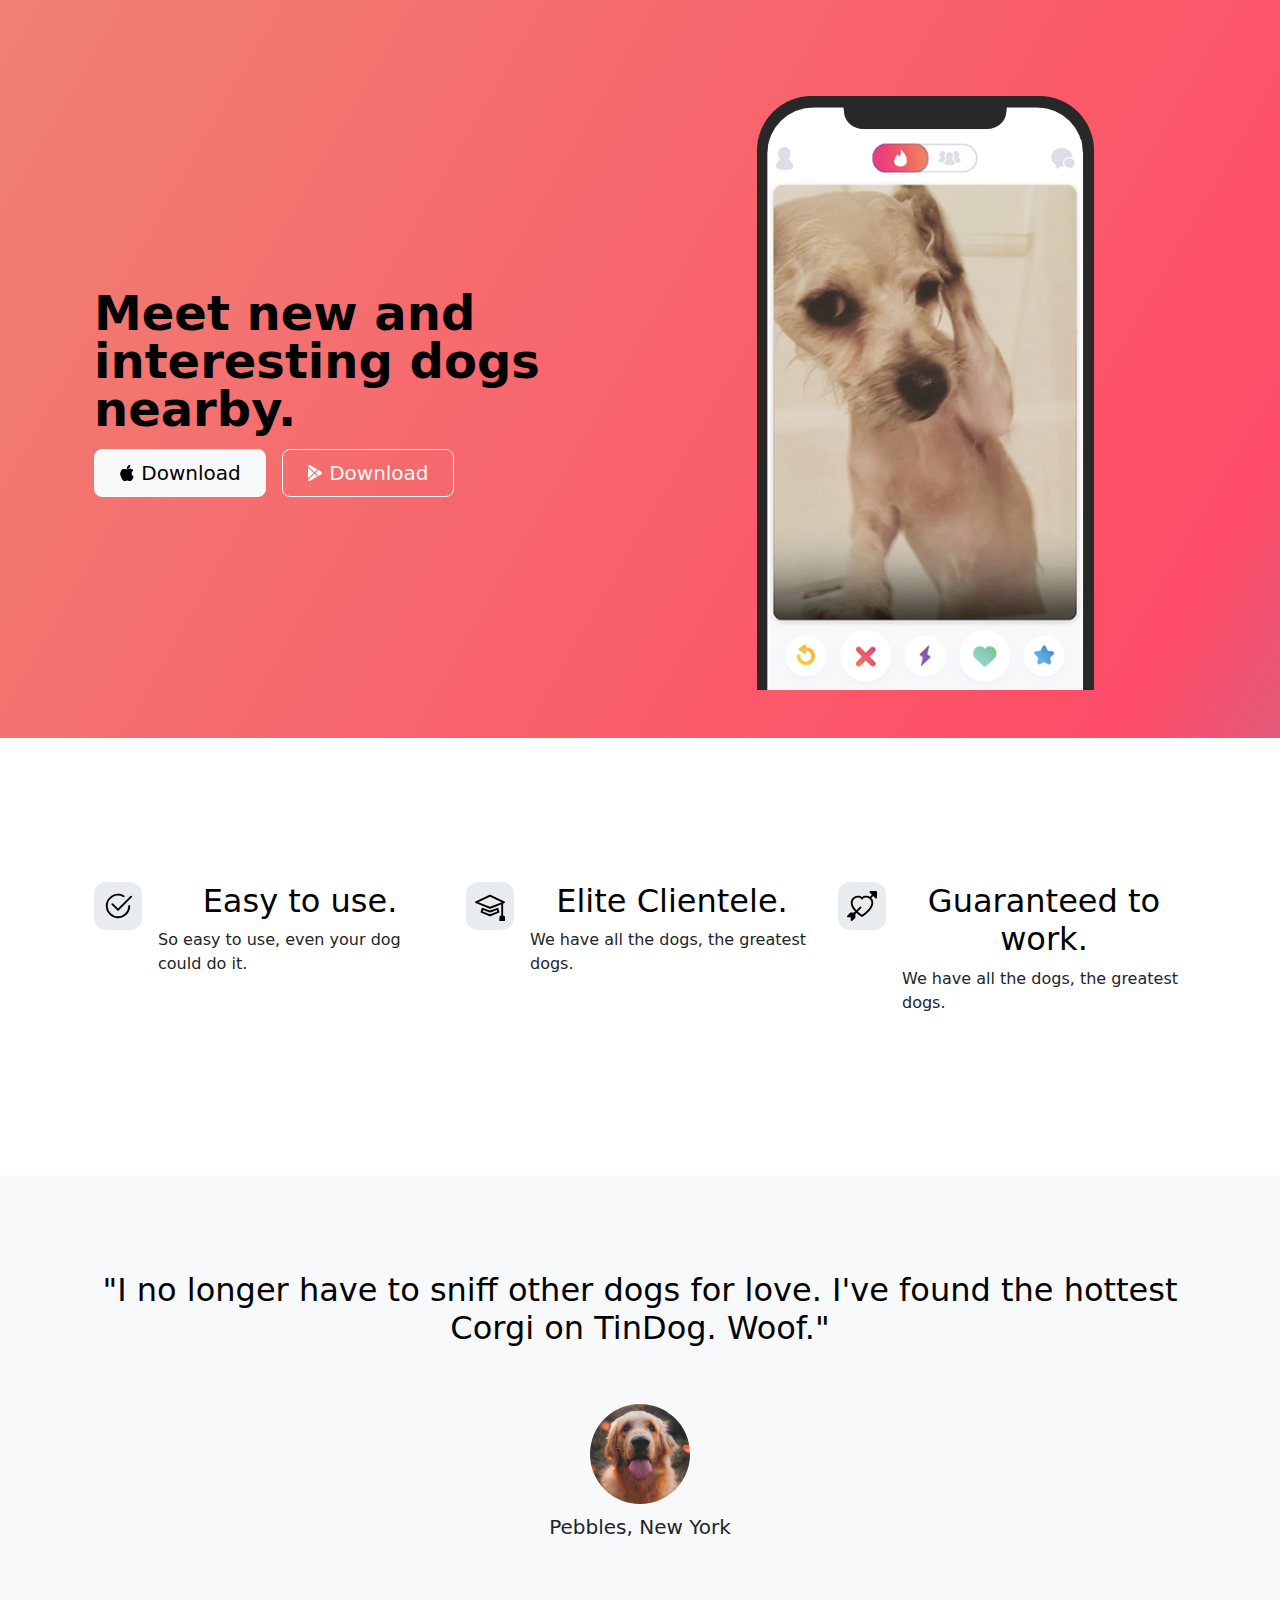
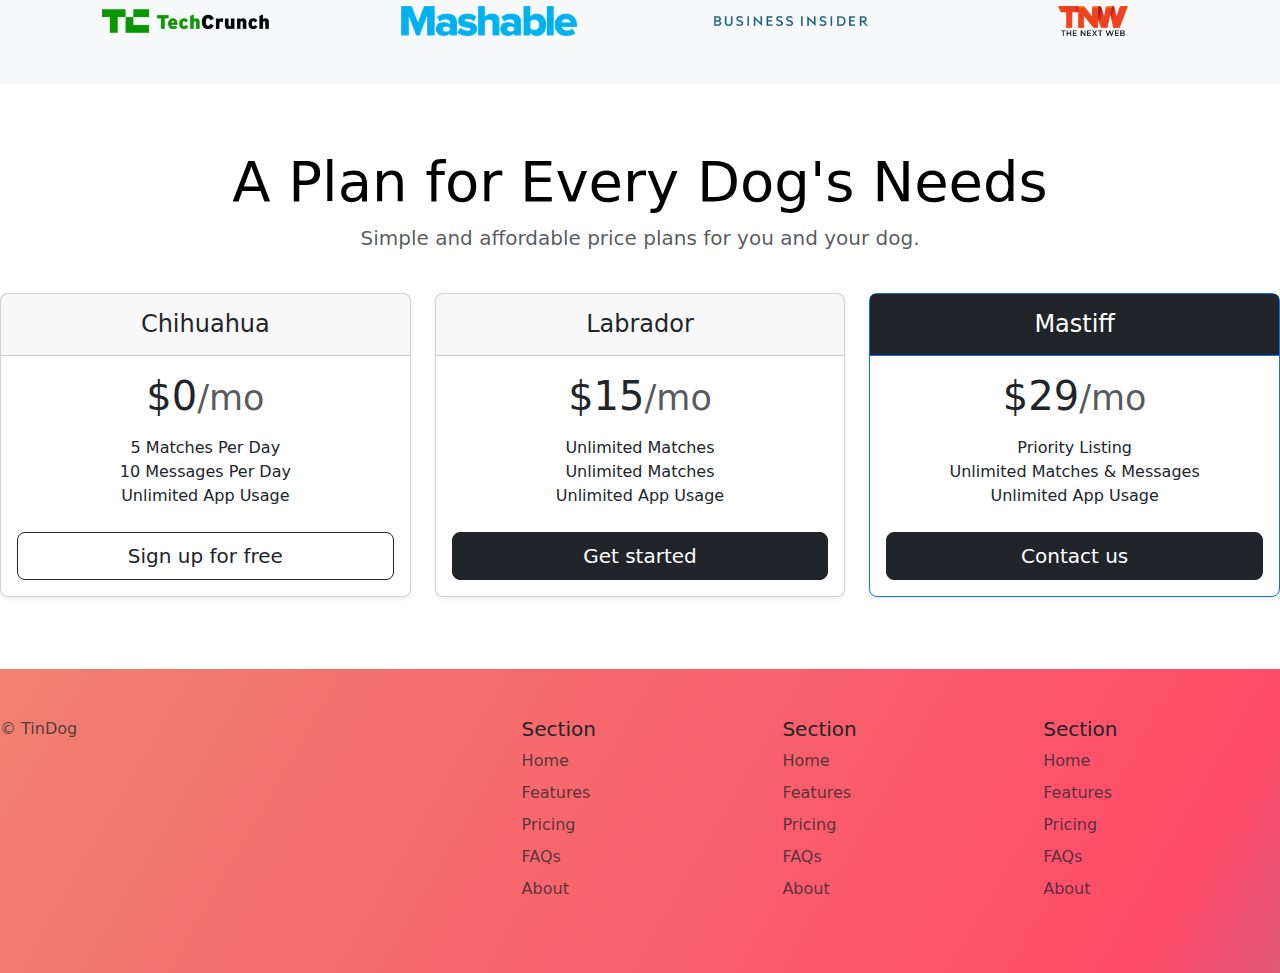
<file: index.html>
<!DOCTYPE html>
<html lang="en">

<head>
  <meta charset="UTF-8">
  <meta name="viewport" content="width=device-width, initial-scale=1.0">
  <title>TinDog</title>
  <link href="https://cdn.jsdelivr.net/npm/bootstrap@5.3.3/dist/css/bootstrap.min.css" rel="stylesheet" integrity="sha384-QWTKZyjpPEjISv5WaRU9OFeRpok6YctnYmDr5pNlyT2bRjXh0JMhjY6hW+ALEwIH" crossorigin="anonymous">
  <script src="https://cdn.jsdelivr.net/npm/bootstrap@5.3.3/dist/js/bootstrap.bundle.min.js" integrity="sha384-YvpcrYf0tY3lHB60NNkmXc5s9fDVZLESaAA55NDzOxhy9GkcIdslK1eN7N6jIeHz" crossorigin="anonymous"></script>
  <link rel="stylesheet" href="./css/style.css">
</head>
<body>

  <!-- Title -->
  <section id="title" class="gradient-background ">
   <div class="container col-xxl-8 px-4 pt-5">
    <div class="row flex-lg-row-reverse align-items-center g-5 py-5">
      <div class="col-10 col-sm-8 col-lg-6">
        <img src="./images/iphone.png" class="d-block mx-lg-auto img-fluid" alt="Bootstrap Themes" height="200" loading="lazy">
      </div>
      <div class="col-lg-6">
        <h1 class="display-5 fw-bold text-body-emphasis lh-1 mb-3">Meet new and interesting dogs nearby.</h1>
        <div class="d-grid gap-2 d-md-flex justify-content-md-start">

          <button type="button" class="btn btn-light btn-primary btn-lg px-4 me-md-2"><svg xmlns="http://www.w3.org/2000/svg" width="16" height="16" fill="currentColor"
            class="bi bi-apple mb-1" viewBox="0 0 16 16">
<path
              d="M11.182.008C11.148-.03 9.923.023 8.857 1.18c-1.066 1.156-.902 2.482-.878 2.516.024.034 1.52.087 2.475-1.258.955-1.345.762-2.391.728-2.43Zm3.314 11.733c-.048-.096-2.325-1.234-2.113-3.422.212-2.189 1.675-2.789 1.698-2.854.023-.065-.597-.79-1.254-1.157a3.692 3.692 0 0 0-1.563-.434c-.108-.003-.483-.095-1.254.116-.508.139-1.653.589-1.968.607-.316.018-1.256-.522-2.267-.665-.647-.125-1.333.131-1.824.328-.49.196-1.422.754-2.074 2.237-.652 1.482-.311 3.83-.067 4.56.244.729.625 1.924 1.273 2.796.576.984 1.34 1.667 1.659 1.899.319.232 1.219.386 1.843.067.502-.308 1.408-.485 1.766-.472.357.013 1.061.154 1.782.539.571.197 1.111.115 1.652-.105.541-.221 1.324-1.059 2.238-2.758.347-.79.505-1.217.473-1.282Z" />
<path
              d="M11.182.008C11.148-.03 9.923.023 8.857 1.18c-1.066 1.156-.902 2.482-.878 2.516.024.034 1.52.087 2.475-1.258.955-1.345.762-2.391.728-2.43Zm3.314 11.733c-.048-.096-2.325-1.234-2.113-3.422.212-2.189 1.675-2.789 1.698-2.854.023-.065-.597-.79-1.254-1.157a3.692 3.692 0 0 0-1.563-.434c-.108-.003-.483-.095-1.254.116-.508.139-1.653.589-1.968.607-.316.018-1.256-.522-2.267-.665-.647-.125-1.333.131-1.824.328-.49.196-1.422.754-2.074 2.237-.652 1.482-.311 3.83-.067 4.56.244.729.625 1.924 1.273 2.796.576.984 1.34 1.667 1.659 1.899.319.232 1.219.386 1.843.067.502-.308 1.408-.485 1.766-.472.357.013 1.061.154 1.782.539.571.197 1.111.115 1.652-.105.541-.221 1.324-1.059 2.238-2.758.347-.79.505-1.217.473-1.282Z" />
</svg> Download</button>
          <button type="button" class="btn btn-outline-light btn-outline-secondary btn-lg px-4"><svg xmlns="http://www.w3.org/2000/svg" width="16" height="16" fill="currentColor"
            class="bi bi-google-play mb-1" viewBox="0 0 16 16">
<path
              d="M14.222 9.374c1.037-.61 1.037-2.137 0-2.748L11.528 5.04 8.32 8l3.207 2.96 2.694-1.586Zm-3.595 2.116L7.583 8.68 1.03 14.73c.201 1.029 1.36 1.61 2.303 1.055l7.294-4.295ZM1 13.396V2.603L6.846 8 1 13.396ZM1.03 1.27l6.553 6.05 3.044-2.81L3.333.215C2.39-.341 1.231.24 1.03 1.27Z" />
</svg> Download</button>
        </div>
      </div>
    </div>
  </div>
  </section>
  <!-- Features -->
  <div class="features mt-5">
    <div>
   <div class="container px-4 py-5" id="hanging-icons">
    <div class="row g-4 py-5 row-cols-1 row-cols-lg-3">
      <div class="col d-flex align-items-start">
        <div class="icon-square text-body-emphasis bg-body-secondary d-inline-flex align-items-center justify-content-center fs-4 flex-shrink-0 me-3">
          <svg xmlns="http://www.w3.org/2000/svg" height="30" fill="currentColor" class="bi bi-check2-circle"
              viewBox="0 0 16 16">
   <path
                d="M2.5 8a5.5 5.5 0 0 1 8.25-4.764.5.5 0 0 0 .5-.866A6.5 6.5 0 1 0 14.5 8a.5.5 0 0 0-1 0 5.5 5.5 0 1 1-11 0z" />
   <path
                d="M15.354 3.354a.5.5 0 0 0-.708-.708L8 9.293 5.354 6.646a.5.5 0 1 0-.708.708l3 3a.5.5 0 0 0 .708 0l7-7z" />
   </svg>
   </div>
        <div>
          <h3 class="fs-2 text-body-emphasis">Easy to use.</h3>
          <p>So easy to use, even your dog could do it.</p>
          </div>
      </div>
      <div class="col d-flex align-items-start">
        <div class="icon-square text-body-emphasis bg-body-secondary d-inline-flex align-items-center justify-content-center fs-4 flex-shrink-0 me-3">
          <svg xmlns="http://www.w3.org/2000/svg" height="30" fill="currentColor" class="bi bi-mortarboard" viewBox="0 0 16 16">
            <path d="M8.211 2.047a.5.5 0 0 0-.422 0l-7.5 3.5a.5.5 0 0 0 .025.917l7.5 3a.5.5 0 0 0 .372 0L14 7.14V13a1 1 0 0 0-1 1v2h3v-2a1 1 0 0 0-1-1V6.739l.686-.275a.5.5 0 0 0 .025-.917l-7.5-3.5ZM8 8.46 1.758 5.965 8 3.052l6.242 2.913L8 8.46Z"/>
            <path d="M4.176 9.032a.5.5 0 0 0-.656.327l-.5 1.7a.5.5 0 0 0 .294.605l4.5 1.8a.5.5 0 0 0 .372 0l4.5-1.8a.5.5 0 0 0 .294-.605l-.5-1.7a.5.5 0 0 0-.656-.327L8 10.466 4.176 9.032Zm-.068 1.873.22-.748 3.496 1.311a.5.5 0 0 0 .352 0l3.496-1.311.22.748L8 12.46l-3.892-1.556Z"/>
            </svg>  </div>
        <div>
          <h3 class="fs-2 text-body-emphasis">Elite Clientele.</h3>
          <p>We have all the dogs, the greatest dogs.</p>
          </div>
      </div>
      <div class="col d-flex align-items-start">
        <div class="icon-square text-body-emphasis bg-body-secondary d-inline-flex align-items-center justify-content-center fs-4 flex-shrink-0 me-3">
          <svg xmlns="http://www.w3.org/2000/svg" height="30" fill="currentColor" class="bi bi-arrow-through-heart"
              viewBox="0 0 16 16">
   <path fill-rule="evenodd"
                d="M2.854 15.854A.5.5 0 0 1 2 15.5V14H.5a.5.5 0 0 1-.354-.854l1.5-1.5A.5.5 0 0 1 2 11.5h1.793l.53-.53c-.771-.802-1.328-1.58-1.704-2.32-.798-1.575-.775-2.996-.213-4.092C3.426 2.565 6.18 1.809 8 3.233c1.25-.98 2.944-.928 4.212-.152L13.292 2 12.147.854A.5.5 0 0 1 12.5 0h3a.5.5 0 0 1 .5.5v3a.5.5 0 0 1-.854.354L14 2.707l-1.006 1.006c.236.248.44.531.6.845.562 1.096.585 2.517-.213 4.092-.793 1.563-2.395 3.288-5.105 5.08L8 13.912l-.276-.182a21.86 21.86 0 0 1-2.685-2.062l-.539.54V14a.5.5 0 0 1-.146.354l-1.5 1.5Zm2.893-4.894A20.419 20.419 0 0 0 8 12.71c2.456-1.666 3.827-3.207 4.489-4.512.679-1.34.607-2.42.215-3.185-.817-1.595-3.087-2.054-4.346-.761L8 4.62l-.358-.368c-1.259-1.293-3.53-.834-4.346.761-.392.766-.464 1.845.215 3.185.323.636.815 1.33 1.519 2.065l1.866-1.867a.5.5 0 1 1 .708.708L5.747 10.96Z" />
   </svg> </div>
        <div>
          <h3 class="fs-2 text-body-emphasis">Guaranteed to work.</h3>
          <p>We have all the dogs, the greatest dogs.</p>
        </div>
      </div>
    </div>
    </div>
   </div> 

   </div>
  <!-- Testimonial -->
  <section id="testimonial">
    <div class="my-5">
      <div class="p-5 text-center bg-body-tertiary">
        <div class="container py-5">
          <h2 class="text-body-emphasis">"I no longer have to sniff other dogs for love. I've found the hottest Corgi on TinDog. Woof."</h2>
          <img src="./images/dog-img.jpg" class="hi mt-5"  height="100px" border-radius="50%">
          <p class="col-lg-8 mx-auto lead mt-2">Pebbles, New York</p>
        </div>
        <div class="cont">
          <div class="row">
            <div class="col-lg-3 col-sm-12">
              <img src="./images/techcrunch.png" height="30">
              </div>
              <div class="col-lg-3 col-sm-12">
                <img src="./images/mashable.png" height="30">
                </div>
                <div class="col-lg-3 col-sm-12">
                  <img src="./images/bizinsider.png" height="30">
                  </div>
                  <div class="col-lg-3 col-sm-12">
                    <img src="./images/tnw.png" height="30">
                  </div>
          </div>
        </div>
      </div>
    </div>
  </section>
  <!-- Pricing -->
  <section id="pricing">
    <div class="pricing-header p-3 pb-md-4 mx-auto text-center">
      <h1 class="display-4 fw-normal text-body-emphasis">A Plan for Every Dog's Needs</h1>
      <p class="fs-5 text-body-secondary">Simple and affordable price plans for you and your dog.</p>
    </div>
    <div class="row row-cols-1 row-cols-md-3 mb-3 text-center">
      <div class="col">
        <div class="card mb-4 rounded-3 shadow-sm">
          <div class="card-header py-3">
            <h4 class="my-0 fw-normal">Chihuahua</h4>
          </div>
          <div class="card-body">
            <h1 class="card-title pricing-card-title">$0<small class="text-body-secondary fw-light">/mo</small></h1>
            <ul class="list-unstyled mt-3 mb-4">
              <li>5 Matches Per Day</li>
              <li>10 Messages Per Day</li>
              <li>Unlimited App Usage</li>
            </ul>
            <button type="button" class="w-100 btn-outline-dark btn btn-lg btn-outline-primary">Sign up for free</button>
          </div>
        </div>
      </div>
      <div class="col">
        <div class="card mb-4 rounded-3 shadow-sm">
          <div class="card-header py-3">
            <h4 class="my-0 fw-normal">Labrador</h4>
          </div>
          <div class="card-body">
            <h1 class="card-title pricing-card-title">$15<small class="text-body-secondary fw-light">/mo</small></h1>
            <ul class="list-unstyled mt-3 mb-4">
              <li>Unlimited Matches</li>
              <li>Unlimited Matches</li>
              <li>Unlimited App Usage</li>
            </ul>
            <button type="button" class="w-100 btn-dark btn btn-lg btn-primary">Get started</button>
          </div>
        </div>
      </div>
      <div class="col">
        <div class="card mb-4 rounded-3 shadow-sm border-primary">
          <div id="ji" class="card-header py-3 text-bg-dark border-primary">
            <h4 class="my-0 fw-normal" >Mastiff</h4>
          </div>
          <div class="card-body">
            <h1 class="card-title pricing-card-title">$29<small class="text-body-secondary fw-light">/mo</small></h1>
            <ul class="list-unstyled mt-3 mb-4">
              <li>Priority Listing</li>
              <li>Unlimited Matches & Messages</li>
              <li>Unlimited App Usage</li>
            </ul>
            <button type="button" class="w-100 btn-dark btn btn-lg btn-primary">Contact us</button>
          </div>
        </div>
      </div>
    </div>

  </section>
  <!-- Footer -->

  <section id="footer">
    <div class="bye">
      <footer class="row row-cols-1 row-cols-sm-2 row-cols-md-5 py-5 mt-5">
        <div class="col mb-3">
          <p class="text-body-secondary">© TinDog</p>
        </div>
    
        <div class="col mb-3">
    
        </div>
    
        <div class="col mb-3">
          <h5>Section</h5>
          <ul class="nav flex-column">
            <li class="nav-item mb-2"><a href="#" class="nav-link p-0 text-body-secondary">Home</a></li>
            <li class="nav-item mb-2"><a href="#" class="nav-link p-0 text-body-secondary">Features</a></li>
            <li class="nav-item mb-2"><a href="#" class="nav-link p-0 text-body-secondary">Pricing</a></li>
            <li class="nav-item mb-2"><a href="#" class="nav-link p-0 text-body-secondary">FAQs</a></li>
            <li class="nav-item mb-2"><a href="#" class="nav-link p-0 text-body-secondary">About</a></li>
          </ul>
        </div>
    
        <div class="col mb-3">
          <h5>Section</h5>
          <ul class="nav flex-column">
            <li class="nav-item mb-2"><a href="#" class="nav-link p-0 text-body-secondary">Home</a></li>
            <li class="nav-item mb-2"><a href="#" class="nav-link p-0 text-body-secondary">Features</a></li>
            <li class="nav-item mb-2"><a href="#" class="nav-link p-0 text-body-secondary">Pricing</a></li>
            <li class="nav-item mb-2"><a href="#" class="nav-link p-0 text-body-secondary">FAQs</a></li>
            <li class="nav-item mb-2"><a href="#" class="nav-link p-0 text-body-secondary">About</a></li>
          </ul>
        </div>
    
        <div class="col mb-3">
          <h5>Section</h5>
          <ul class="nav flex-column">
            <li class="nav-item mb-2"><a href="#" class="nav-link p-0 text-body-secondary">Home</a></li>
            <li class="nav-item mb-2"><a href="#" class="nav-link p-0 text-body-secondary">Features</a></li>
            <li class="nav-item mb-2"><a href="#" class="nav-link p-0 text-body-secondary">Pricing</a></li>
            <li class="nav-item mb-2"><a href="#" class="nav-link p-0 text-body-secondary">FAQs</a></li>
            <li class="nav-item mb-2"><a href="#" class="nav-link p-0 text-body-secondary">About</a></li>
          </ul>
        </div>
      </footer>
    </div>
  </section>
</body>

</html>
</file>
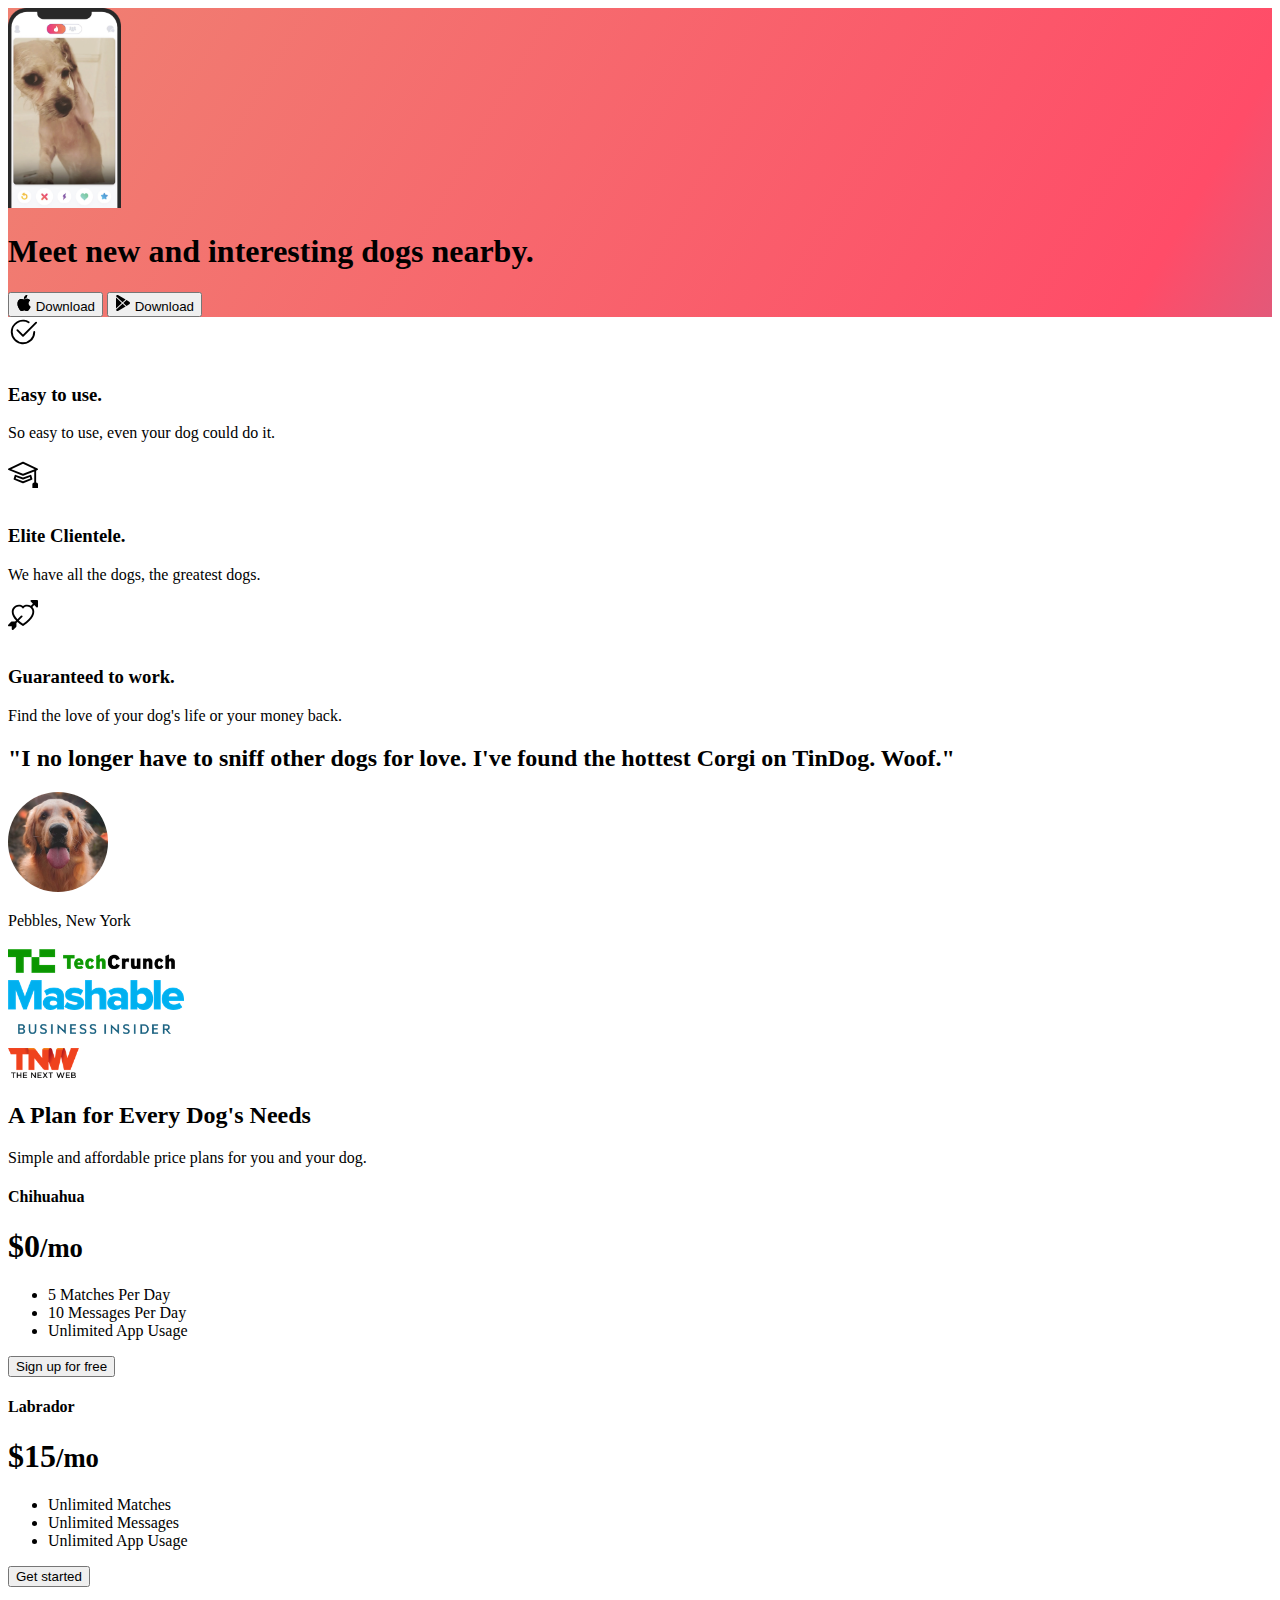
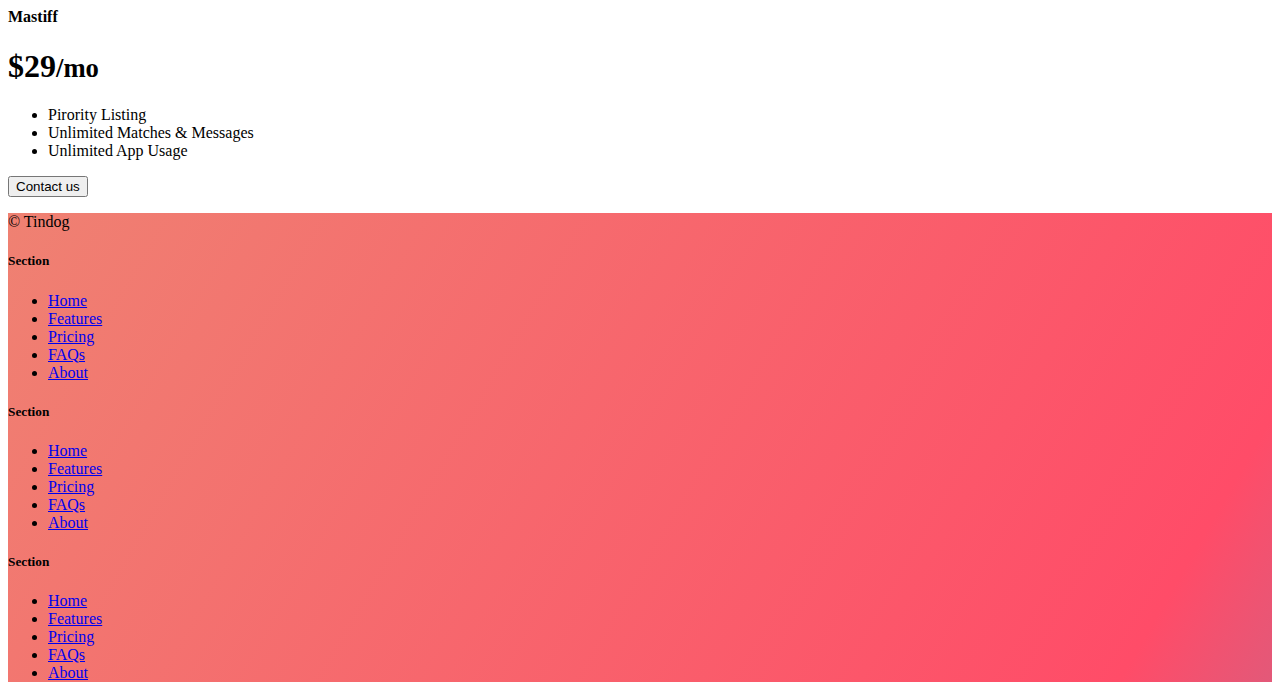
<file: solution.html>
<!DOCTYPE html>
<html lang="en">

<head>
  <meta charset="UTF-8">
  <meta name="viewport" content="width=device-width, initial-scale=1.0">
  <title>TinDog</title>
  <link href="https://cdn.jsdelivr.net/npm/bootstrap@5.3.0-alpha3/dist/css/bootstrap.min.css" rel="stylesheet"
    integrity="sha384-KK94CHFLLe+nY2dmCWGMq91rCGa5gtU4mk92HdvYe+M/SXH301p5ILy+dN9+nJOZ" crossorigin="anonymous">
  <link rel="stylesheet" href="./css/solution.css">
</head>

<body>


  <!-- Title -->
  <section id="title" class="gradient-background">

    <div class="container col-xxl-8 px-4 pt-5">
      <div class="row flex-lg-row-reverse align-items-center g-5 pt-5">
        <div class="col-10 col-sm-8 col-lg-6">
          <img src="./images/iphone.png" class="d-block mx-lg-auto img-fluid" alt="Bootstrap Themes" height="200"
            loading="lazy">
        </div>
        <div class="col-lg-6">
          <h1 class="display-5 fw-bold text-body-emphasis lh-1 mb-3">Meet new and interesting dogs nearby.</h1>

          <div class="d-grid gap-2 d-md-flex justify-content-md-start">
            <button type="button" class="btn btn-light btn-lg px-4 me-md-2"><svg xmlns="http://www.w3.org/2000/svg"
                width="16" height="16" fill="currentColor" class="bi bi-apple mb-1" viewBox="0 0 16 16">
                <path
                  d="M11.182.008C11.148-.03 9.923.023 8.857 1.18c-1.066 1.156-.902 2.482-.878 2.516.024.034 1.52.087 2.475-1.258.955-1.345.762-2.391.728-2.43Zm3.314 11.733c-.048-.096-2.325-1.234-2.113-3.422.212-2.189 1.675-2.789 1.698-2.854.023-.065-.597-.79-1.254-1.157a3.692 3.692 0 0 0-1.563-.434c-.108-.003-.483-.095-1.254.116-.508.139-1.653.589-1.968.607-.316.018-1.256-.522-2.267-.665-.647-.125-1.333.131-1.824.328-.49.196-1.422.754-2.074 2.237-.652 1.482-.311 3.83-.067 4.56.244.729.625 1.924 1.273 2.796.576.984 1.34 1.667 1.659 1.899.319.232 1.219.386 1.843.067.502-.308 1.408-.485 1.766-.472.357.013 1.061.154 1.782.539.571.197 1.111.115 1.652-.105.541-.221 1.324-1.059 2.238-2.758.347-.79.505-1.217.473-1.282Z" />
                <path
                  d="M11.182.008C11.148-.03 9.923.023 8.857 1.18c-1.066 1.156-.902 2.482-.878 2.516.024.034 1.52.087 2.475-1.258.955-1.345.762-2.391.728-2.43Zm3.314 11.733c-.048-.096-2.325-1.234-2.113-3.422.212-2.189 1.675-2.789 1.698-2.854.023-.065-.597-.79-1.254-1.157a3.692 3.692 0 0 0-1.563-.434c-.108-.003-.483-.095-1.254.116-.508.139-1.653.589-1.968.607-.316.018-1.256-.522-2.267-.665-.647-.125-1.333.131-1.824.328-.49.196-1.422.754-2.074 2.237-.652 1.482-.311 3.83-.067 4.56.244.729.625 1.924 1.273 2.796.576.984 1.34 1.667 1.659 1.899.319.232 1.219.386 1.843.067.502-.308 1.408-.485 1.766-.472.357.013 1.061.154 1.782.539.571.197 1.111.115 1.652-.105.541-.221 1.324-1.059 2.238-2.758.347-.79.505-1.217.473-1.282Z" />
              </svg> Download</button>
            <button type="button" class="btn btn-outline-light btn-lg px-4"><svg xmlns="http://www.w3.org/2000/svg"
                width="16" height="16" fill="currentColor" class="bi bi-google-play mb-1" viewBox="0 0 16 16">
                <path
                  d="M14.222 9.374c1.037-.61 1.037-2.137 0-2.748L11.528 5.04 8.32 8l3.207 2.96 2.694-1.586Zm-3.595 2.116L7.583 8.68 1.03 14.73c.201 1.029 1.36 1.61 2.303 1.055l7.294-4.295ZM1 13.396V2.603L6.846 8 1 13.396ZM1.03 1.27l6.553 6.05 3.044-2.81L3.333.215C2.39-.341 1.231.24 1.03 1.27Z" />
              </svg> Download</button>
          </div>
        </div>
      </div>
    </div>
  </section>
  <!-- Features -->
  <section id="features">
    <div class="container mt-5">
      <div class="row g-4 py-5 row-cols-1 row-cols-lg-3">
        <div class="col d-flex align-items-start">
          <div
            class="icon-square text-body-emphasis bg-body-secondary d-inline-flex align-items-center justify-content-center fs-4 flex-shrink-0 me-3">
            <svg xmlns="http://www.w3.org/2000/svg" height="30" fill="currentColor" class="bi bi-check2-circle"
              viewBox="0 0 16 16">
              <path
                d="M2.5 8a5.5 5.5 0 0 1 8.25-4.764.5.5 0 0 0 .5-.866A6.5 6.5 0 1 0 14.5 8a.5.5 0 0 0-1 0 5.5 5.5 0 1 1-11 0z" />
              <path
                d="M15.354 3.354a.5.5 0 0 0-.708-.708L8 9.293 5.354 6.646a.5.5 0 1 0-.708.708l3 3a.5.5 0 0 0 .708 0l7-7z" />
            </svg>
          </div>
          <div>
            <h3 class="fs-2">Easy to use.</h3>
            <p>So easy to use, even your dog could do it.</p>

          </div>
        </div>
        <div class="col d-flex align-items-start">
          <div
            class="icon-square text-body-emphasis bg-body-secondary d-inline-flex align-items-center justify-content-center fs-4 flex-shrink-0 me-3">
            <svg xmlns="http://www.w3.org/2000/svg" height="30" fill="currentColor" class="bi bi-mortarboard"
              viewBox="0 0 16 16">
              <path
                d="M8.211 2.047a.5.5 0 0 0-.422 0l-7.5 3.5a.5.5 0 0 0 .025.917l7.5 3a.5.5 0 0 0 .372 0L14 7.14V13a1 1 0 0 0-1 1v2h3v-2a1 1 0 0 0-1-1V6.739l.686-.275a.5.5 0 0 0 .025-.917l-7.5-3.5ZM8 8.46 1.758 5.965 8 3.052l6.242 2.913L8 8.46Z" />
              <path
                d="M4.176 9.032a.5.5 0 0 0-.656.327l-.5 1.7a.5.5 0 0 0 .294.605l4.5 1.8a.5.5 0 0 0 .372 0l4.5-1.8a.5.5 0 0 0 .294-.605l-.5-1.7a.5.5 0 0 0-.656-.327L8 10.466 4.176 9.032Zm-.068 1.873.22-.748 3.496 1.311a.5.5 0 0 0 .352 0l3.496-1.311.22.748L8 12.46l-3.892-1.556Z" />
            </svg>
          </div>
          <div>
            <h3 class="fs-2">Elite Clientele.</h3>
            <p>We have all the dogs, the greatest dogs.</p>

          </div>
        </div>
        <div class="col d-flex align-items-start">
          <div
            class="icon-square text-body-emphasis bg-body-secondary d-inline-flex align-items-center justify-content-center fs-4 flex-shrink-0 me-3">
            <svg xmlns="http://www.w3.org/2000/svg" height="30" fill="currentColor" class="bi bi-arrow-through-heart"
              viewBox="0 0 16 16">
              <path fill-rule="evenodd"
                d="M2.854 15.854A.5.5 0 0 1 2 15.5V14H.5a.5.5 0 0 1-.354-.854l1.5-1.5A.5.5 0 0 1 2 11.5h1.793l.53-.53c-.771-.802-1.328-1.58-1.704-2.32-.798-1.575-.775-2.996-.213-4.092C3.426 2.565 6.18 1.809 8 3.233c1.25-.98 2.944-.928 4.212-.152L13.292 2 12.147.854A.5.5 0 0 1 12.5 0h3a.5.5 0 0 1 .5.5v3a.5.5 0 0 1-.854.354L14 2.707l-1.006 1.006c.236.248.44.531.6.845.562 1.096.585 2.517-.213 4.092-.793 1.563-2.395 3.288-5.105 5.08L8 13.912l-.276-.182a21.86 21.86 0 0 1-2.685-2.062l-.539.54V14a.5.5 0 0 1-.146.354l-1.5 1.5Zm2.893-4.894A20.419 20.419 0 0 0 8 12.71c2.456-1.666 3.827-3.207 4.489-4.512.679-1.34.607-2.42.215-3.185-.817-1.595-3.087-2.054-4.346-.761L8 4.62l-.358-.368c-1.259-1.293-3.53-.834-4.346.761-.392.766-.464 1.845.215 3.185.323.636.815 1.33 1.519 2.065l1.866-1.867a.5.5 0 1 1 .708.708L5.747 10.96Z" />
            </svg>
          </div>
          <div>
            <h3 class="fs-2">Guaranteed to work.</h3>
            <p>Find the love of your dog's life or your money back.</p>

          </div>
        </div>
      </div>
    </div>
  </section>
  <!-- Testimonial -->
  <section id="testimonial">
    <div class="my-5">
      <div class="p-5 text-center bg-body-tertiary">
        <div class="container py-5">
          <h2 class="text-body-emphasis">"I no longer have to sniff other dogs for love. I've found the hottest Corgi on
            TinDog. Woof."</h2>
          <img class="profile-img mt-5" src="./images/dog-img.jpg" alt="dog image">
          <p class="col-lg-8 mx-auto lead mt-2">
            Pebbles, New York
          </p>
        </div>

        <div class="container">
          <div class="row">
            <div class="col-lg-3 col-sm-12">
              <img src="./images/techcrunch.png" alt="techcrunch" height="30">
            </div>
            <div class="col-lg-3 col-sm-12">
              <img src="./images/mashable.png" alt="mashable" height="30">
            </div>
            <div class="col-lg-3 col-sm-12">
              <img src="./images/bizinsider.png" alt="bizinsider" height="30">
            </div>
            <div class="col-lg-3 col-sm-12">
              <img src="./images/tnw.png" alt="tnw" height="30">
            </div>
          </div>
        </div>
      </div>
    </div>
  </section>
  <!-- Pricing -->
  <section id="pricing">
    <div class="container">
      <div class="pricing-header p-3 pb-md-4 mx-auto text-center">
        <h2 class="display-4 fw-normal">A Plan for Every Dog's Needs</h2>
        <p class="fs-5 text-body-secondary">Simple and affordable price plans for you and your dog.
      </div>
      <div class="row row-cols-1 row-cols-md-3 mb-3 text-center">
        <div class="col">
          <div class="card mb-4 rounded-3 shadow-sm">
            <div class="card-header py-3">
              <h4 class="my-0 fw-normal">Chihuahua</h4>
            </div>
            <div class="card-body">
              <h1 class="card-title pricing-card-title">$0<small class="text-body-secondary fw-light">/mo</small></h1>
              <ul class="list-unstyled mt-3 mb-4">
                <li>5 Matches Per Day</li>
                <li>10 Messages Per Day</li>
                <li>Unlimited App Usage</li>
              </ul>
              <button type="button" class="w-100 btn-dark btn btn-lg btn-outline-dark">Sign up for free</button>
            </div>
          </div>
        </div>
        <div class="col">
          <div class="card mb-4 rounded-3 shadow-sm">
            <div class="card-header py-3">
              <h4 class="my-0 fw-normal">Labrador</h4>
            </div>
            <div class="card-body">
              <h1 class="card-title pricing-card-title">$15<small class="text-body-secondary fw-light">/mo</small></h1>
              <ul class="list-unstyled mt-3 mb-4">
                <li>Unlimited Matches</li>
                <li>Unlimited Messages</li>
                <li>Unlimited App Usage</li>
              </ul>
              <button type="button" class="w-100 btn btn-lg btn-dark">Get started</button>
            </div>
          </div>
        </div>
        <div class="col">
          <div class="card mb-4 rounded-3 shadow-sm border-dark">
            <div class="card-header py-3 text-bg-dark border-dark">
              <h4 class="my-0 fw-normal">Mastiff</h4>
            </div>
            <div class="card-body">
              <h1 class="card-title pricing-card-title">$29<small class="text-body-secondary fw-light">/mo</small></h1>
              <ul class="list-unstyled mt-3 mb-4">
                <li>Pirority Listing</li>
                <li>Unlimited Matches & Messages</li>
                <li>Unlimited App Usage</li>
              </ul>
              <button type="button" class="w-100 btn btn-lg btn-dark">Contact us</button>
            </div>
          </div>
        </div>
      </div>
    </div>
  </section>
  <!-- Footer -->
  <section id="contact" class="gradient-background">
    <div class="container ">
      <footer class="row row-cols-1 row-cols-sm-2 row-cols-md-5 py-5 mt-5 border-top">
        <div class="col mb-3">

          <p class="text-body-secondary">© Tindog</p>
        </div>

        <div class="col mb-3">

        </div>

        <div class="col mb-3">
          <h5>Section</h5>
          <ul class="nav flex-column">
            <li class="nav-item mb-2"><a href="#" class="nav-link p-0 text-body-secondary">Home</a></li>
            <li class="nav-item mb-2"><a href="#" class="nav-link p-0 text-body-secondary">Features</a></li>
            <li class="nav-item mb-2"><a href="#" class="nav-link p-0 text-body-secondary">Pricing</a></li>
            <li class="nav-item mb-2"><a href="#" class="nav-link p-0 text-body-secondary">FAQs</a></li>
            <li class="nav-item mb-2"><a href="#" class="nav-link p-0 text-body-secondary">About</a></li>
          </ul>
        </div>

        <div class="col mb-3">
          <h5>Section</h5>
          <ul class="nav flex-column">
            <li class="nav-item mb-2"><a href="#" class="nav-link p-0 text-body-secondary">Home</a></li>
            <li class="nav-item mb-2"><a href="#" class="nav-link p-0 text-body-secondary">Features</a></li>
            <li class="nav-item mb-2"><a href="#" class="nav-link p-0 text-body-secondary">Pricing</a></li>
            <li class="nav-item mb-2"><a href="#" class="nav-link p-0 text-body-secondary">FAQs</a></li>
            <li class="nav-item mb-2"><a href="#" class="nav-link p-0 text-body-secondary">About</a></li>
          </ul>
        </div>

        <div class="col mb-3">
          <h5>Section</h5>
          <ul class="nav flex-column">
            <li class="nav-item mb-2"><a href="#" class="nav-link p-0 text-body-secondary">Home</a></li>
            <li class="nav-item mb-2"><a href="#" class="nav-link p-0 text-body-secondary">Features</a></li>
            <li class="nav-item mb-2"><a href="#" class="nav-link p-0 text-body-secondary">Pricing</a></li>
            <li class="nav-item mb-2"><a href="#" class="nav-link p-0 text-body-secondary">FAQs</a></li>
            <li class="nav-item mb-2"><a href="#" class="nav-link p-0 text-body-secondary">About</a></li>
          </ul>
        </div>
      </footer>
    </div>
  </section>
</body>

</html>
</file>
<file: css/style.css>
.gradient-background {
  background: linear-gradient(300deg, #00bfff, #ff4c68, #ef8172);
  background-size: 180% 180%;
  animation: gradient-animation 4s ease infinite;
}

@keyframes gradient-animation {
  0% {
    background-position: 0% 50%;
  }
  50% {
    background-position: 100% 50%;
  }
  100% {
    background-position: 0% 50%;
  }
}
h3{
  text-align: center;
}
.icon-square {
  width: 3rem;
  height: 3rem;
  border-radius: 0.75rem;
}

.hi{
  height: 100px;
  border-radius: 50%;
}
.bye
{ 
  background: linear-gradient(300deg, #00bfff, #ff4c68, #ef8172);
  background-size: 180% 180%;
  animation: gradient-animation 4s ease infinite; 
}
</file>
<file: css/solution.css>
.gradient-background {
  background: linear-gradient(300deg, #00bfff, #ff4c68, #ef8172);
  background-size: 180% 180%;
  animation: gradient-animation 18s ease infinite;
}

@keyframes gradient-animation {
  0% {
    background-position: 0% 50%;
  }
  50% {
    background-position: 100% 50%;
  }
  100% {
    background-position: 0% 50%;
  }
}

.icon-square {
  width: 3rem;
  height: 3rem;
  border-radius: 0.75rem;
}

.profile-img {
  border-radius: 50%;
  height: 100px;
}
</file>
